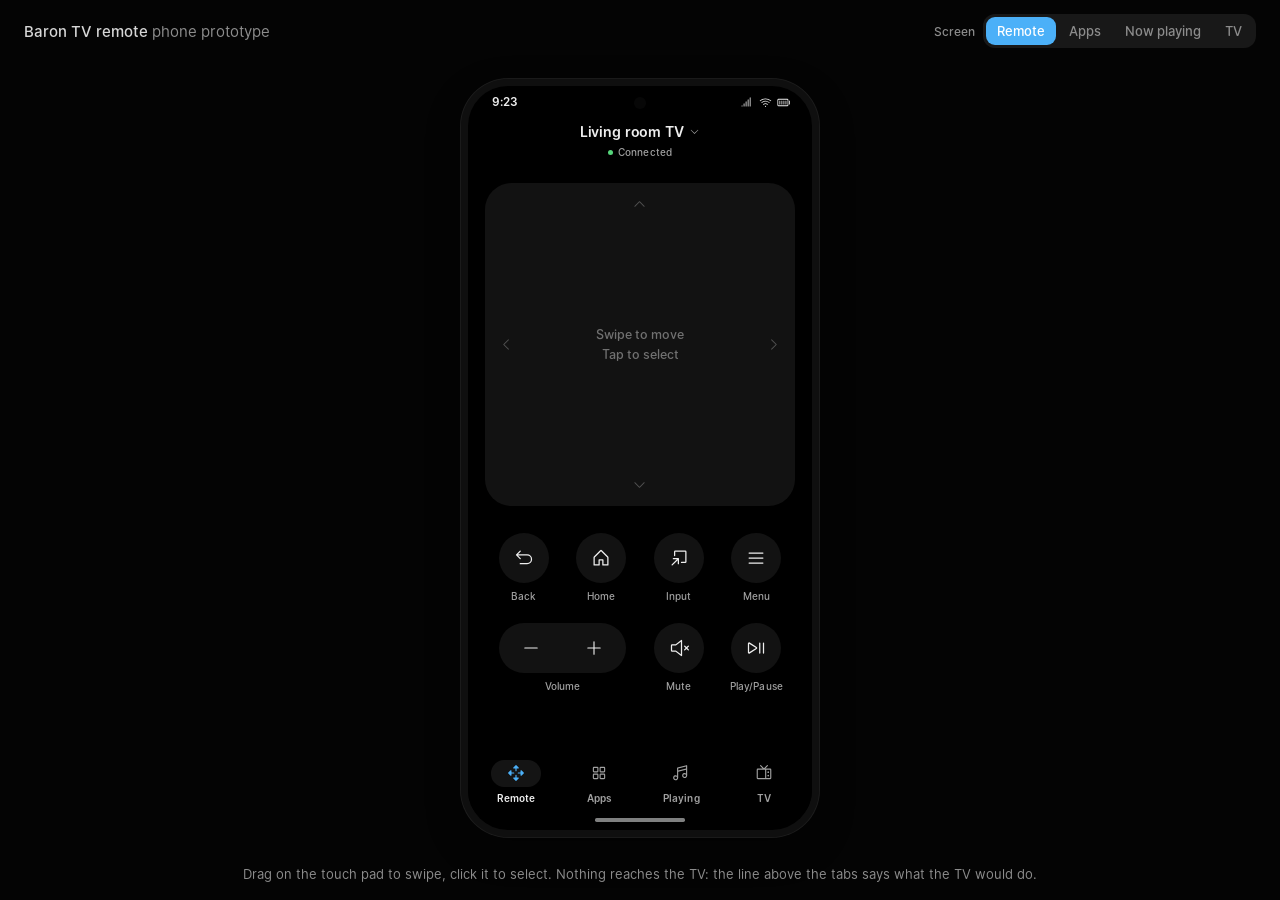
<file: prototype/phone/index.html>
<!doctype html>
<html lang="en">
<head>
  <meta charset="utf-8">
  <meta name="viewport" content="width=device-width, initial-scale=1">
  <meta name="color-scheme" content="dark">
  <title>Baron TV Remote</title>
  <link rel="icon" href="data:,">
  <link rel="stylesheet" href="phone.css">
</head>
<body>
  <header class="bar">
    <p class="bar-title">Baron TV remote <span>phone prototype</span></p>
    <div class="ctl">
      <span class="ctl-label" id="l-screen">Screen</span>
      <div class="seg" role="radiogroup" aria-labelledby="l-screen" id="screenSeg">
        <label><input type="radio" name="screen" value="remote" checked>Remote</label>
        <label><input type="radio" name="screen" value="apps">Apps</label>
        <label><input type="radio" name="screen" value="playing">Now playing</label>
        <label><input type="radio" name="screen" value="tv">TV</label>
      </div>
    </div>
  </header>

  <main class="stage">
    <div class="device" id="device">
      <div class="phone" id="phone">
        <!-- Behind everything on Now playing: the cover's colour, as on the TV. -->
        <div class="np-glow" id="npGlow" aria-hidden="true"></div>

        <!-- Android status bar, for scale. -->
        <div class="sys" aria-hidden="true">
          <span class="sys-time" id="sysTime">12:00</span>
          <span class="sys-cam"></span>
          <span class="sys-icons">
            <span class="glyph" data-icon="cell-signal-full"></span>
            <span class="glyph" data-icon="wifi-high"></span>
            <span class="glyph" data-icon="battery-full"></span>
          </span>
        </div>

        <header class="app-head">
          <button class="tv-pick" type="button" id="tvPick" aria-label="Living room TV, connected. Choose a TV">
            <span class="tv-name">Living room TV<span class="glyph" data-icon="caret-down" aria-hidden="true"></span></span>
            <span class="tv-state" aria-hidden="true"><i></i>Connected</span>
          </button>
        </header>

        <div class="views" id="views">
          <!-- Remote: a touch pad for the D-pad and OK, then the keys the TV's own remote has. -->
          <section class="view view-remote" data-view="remote" role="tabpanel" aria-label="Remote">
            <div class="pad" id="pad" tabindex="0" role="application" aria-label="Touch pad. Swipe to move, tap to select. Arrow keys and Enter work too.">
              <span class="cue cue-up" aria-hidden="true"><span class="glyph" data-icon="caret-up"></span></span>
              <span class="cue cue-down" aria-hidden="true"><span class="glyph" data-icon="caret-down"></span></span>
              <span class="cue cue-left" aria-hidden="true"><span class="glyph" data-icon="caret-left"></span></span>
              <span class="cue cue-right" aria-hidden="true"><span class="glyph" data-icon="caret-right"></span></span>
              <span class="pad-hint" id="padHint" aria-hidden="true">Swipe to move<br>Tap to select</span>
              <span class="touch" id="touch" aria-hidden="true"></span>
            </div>

            <div class="keys">
              <button class="key" type="button" data-key="back"><span class="key-face"><span class="glyph" data-icon="arrow-u-up-left" aria-hidden="true"></span></span><span class="key-label">Back</span></button>
              <button class="key" type="button" data-key="home"><span class="key-face"><span class="glyph" data-icon="house" aria-hidden="true"></span></span><span class="key-label">Home</span></button>
              <button class="key" type="button" data-key="input"><span class="key-face"><span class="glyph" data-icon="arrow-square-in" aria-hidden="true"></span></span><span class="key-label">Input</span></button>
              <button class="key" type="button" data-key="menu"><span class="key-face"><span class="glyph" data-icon="list" aria-hidden="true"></span></span><span class="key-label">Menu</span></button>

              <div class="rocker" role="group" aria-labelledby="volLabel">
                <span class="rocker-face">
                  <button class="rocker-btn" type="button" data-key="voldown" data-repeat aria-label="Volume down"><span class="glyph" data-icon="minus" aria-hidden="true"></span></button>
                  <button class="rocker-btn" type="button" data-key="volup" data-repeat aria-label="Volume up"><span class="glyph" data-icon="plus" aria-hidden="true"></span></button>
                </span>
                <span class="key-label" id="volLabel">Volume</span>
              </div>
              <button class="key" type="button" data-key="mute"><span class="key-face"><span class="glyph" data-icon="speaker-simple-x" aria-hidden="true"></span></span><span class="key-label">Mute</span></button>
              <button class="key" type="button" data-key="playpause"><span class="key-face"><span class="glyph" data-icon="play-pause" aria-hidden="true"></span></span><span class="key-label">Play/Pause</span></button>
            </div>
          </section>

          <!-- Apps: the TV's apps in its dock order; a tap opens one on the TV. -->
          <section class="view" data-view="apps" role="tabpanel" aria-labelledby="appsTitle" hidden>
            <h1 class="large-title" id="appsTitle">Apps</h1>
            <p class="lede">Tap an app to open it on the TV.</p>
            <div class="app-grid" id="appGrid"></div>
          </section>

          <!-- Now playing: Spotify on the TV, the same song the TV's island shows. -->
          <section class="view view-playing" data-view="playing" role="tabpanel" aria-label="Now playing" hidden>
            <div class="np-cover" id="npCover"><img alt="" crossorigin="anonymous" id="npArt"></div>
            <div class="np-meta">
              <p class="np-title" id="npTitle"></p>
              <p class="np-artist" id="npArtist"></p>
            </div>
            <div class="np-progress" aria-hidden="true">
              <span class="np-track"><span class="np-fill" id="npFill"></span></span>
              <p class="np-times"><span id="npAt">0:00</span><span id="npLeft">-0:00</span></p>
            </div>
            <div class="np-ctls">
              <button class="np-btn" type="button" data-act="prev" aria-label="Previous song"><span class="glyph" data-icon="skip-back" data-weight="fill" aria-hidden="true"></span></button>
              <button class="np-btn np-play" type="button" data-act="toggle" aria-label="Pause" id="npToggle"><span class="glyph" data-icon="pause" data-weight="fill" aria-hidden="true"></span></button>
              <button class="np-btn" type="button" data-act="next" aria-label="Next song"><span class="glyph" data-icon="skip-forward" data-weight="fill" aria-hidden="true"></span></button>
            </div>
            <div class="np-volume" id="npVolume" role="slider" tabindex="0" aria-label="TV volume" aria-valuemin="0" aria-valuemax="100" aria-valuenow="40">
              <span class="glyph" data-icon="speaker-simple-low" aria-hidden="true"></span>
              <span class="vol-track" aria-hidden="true"><span class="vol-fill" id="volFill"></span></span>
              <span class="glyph" data-icon="speaker-simple-high" aria-hidden="true"></span>
            </div>
            <p class="np-source"><span class="glyph" data-icon="spotify-logo" data-weight="fill" aria-hidden="true"></span>Spotify on Living room TV</p>
          </section>

          <!-- TV: inputs, shortcuts into the TV's menus, and how the home screen looks. -->
          <section class="view view-tv" data-view="tv" role="tabpanel" aria-labelledby="tvTitle" hidden>
            <h1 class="large-title" id="tvTitle">TV</h1>

            <section class="group" aria-labelledby="inputsTitle">
              <h2 class="group-title" id="inputsTitle">Inputs</h2>
              <div class="tiles" id="inputTiles"></div>
            </section>

            <section class="group" aria-labelledby="shortcutsTitle">
              <h2 class="group-title" id="shortcutsTitle">Shortcuts</h2>
              <div class="tiles" id="shortcutTiles"></div>
            </section>

            <section class="group" aria-labelledby="homeTitle">
              <h2 class="group-title" id="homeTitle">Customise home</h2>
              <div class="card">
                <p class="card-head">Dock order</p>
                <p class="card-sub">Drag to change the order on the TV.</p>
                <ol class="dock-list" id="dockList"></ol>
              </div>
              <p class="foot">Changes show on the TV straight away.</p>
            </section>
          </section>
        </div>

        <p class="status" id="status" role="status" aria-live="polite"></p>

        <nav class="tabs" role="tablist" aria-label="Sections">
          <button class="tab" type="button" role="tab" data-tab="remote" aria-selected="true"><span class="tab-icon"><span class="glyph" data-icon="arrows-out-cardinal" aria-hidden="true"></span></span><span class="tab-label">Remote</span></button>
          <button class="tab" type="button" role="tab" data-tab="apps" aria-selected="false" tabindex="-1"><span class="tab-icon"><span class="glyph" data-icon="squares-four" aria-hidden="true"></span></span><span class="tab-label">Apps</span></button>
          <button class="tab" type="button" role="tab" data-tab="playing" aria-selected="false" tabindex="-1"><span class="tab-icon"><span class="glyph" data-icon="music-notes" aria-hidden="true"></span></span><span class="tab-label">Playing</span></button>
          <button class="tab" type="button" role="tab" data-tab="tv" aria-selected="false" tabindex="-1"><span class="tab-icon"><span class="glyph" data-icon="television" aria-hidden="true"></span></span><span class="tab-label">TV</span></button>
        </nav>
        <span class="handle" aria-hidden="true"></span>
      </div>
    </div>
  </main>

  <p class="hint">Drag on the touch pad to swipe, click it to select. Nothing reaches the TV: the line above the tabs says what the TV would do.</p>

  <script src="phone.js"></script>
</body>
</html>
</file>
<file: prototype/phone/phone.css>
/* Baron TV remote, phone prototype. A 412x892 Android screen: one CSS pixel here is one dp. Same
   language as the TV: black, Open Runde, Phosphor, trays as a veil of white, one sky-blue accent. */

@font-face {
  font-family: "Open Runde";
  src: url("../assets/fonts/open-runde/OpenRunde-Regular.woff2") format("woff2");
  font-weight: 400;
  font-display: block;
}

@font-face {
  font-family: "Open Runde";
  src: url("../assets/fonts/open-runde/OpenRunde-Medium.woff2") format("woff2");
  font-weight: 500;
  font-display: block;
}

@font-face {
  font-family: "Open Runde";
  src: url("../assets/fonts/open-runde/OpenRunde-Semibold.woff2") format("woff2");
  font-weight: 600;
  font-display: block;
}

@font-face {
  font-family: "Open Runde";
  src: url("../assets/fonts/open-runde/OpenRunde-Bold.woff2") format("woff2");
  font-weight: 700;
  font-display: block;
}

/* The Now playing glow morphs from one cover's colour to the next instead of blinking. */
@property --np-1 {
  syntax: "<color>";
  inherits: false;
  initial-value: oklch(0% 0 none / 0);
}

@property --np-2 {
  syntax: "<color>";
  inherits: false;
  initial-value: oklch(0% 0 none / 0);
}

*,
*::before,
*::after {
  box-sizing: border-box;
  min-width: 0;
}

:root {
  color-scheme: dark;
  text-wrap: pretty;
  overflow-wrap: break-word;
  font-synthesis: none;
  -webkit-font-smoothing: antialiased;
  -moz-osx-font-smoothing: grayscale;
  -webkit-text-size-adjust: 100%;
  -webkit-tap-highlight-color: transparent;

  --ease-out: cubic-bezier(0.23, 1, 0.32, 1);
  --ease-sheet: cubic-bezier(0.32, 0.72, 0, 1);

  --accent: oklch(73% 0.14 243);
  /* Keyboard focus: the accent, quieted, so a ring marks the spot without glowing. */
  --ring: oklch(73% 0.14 243 / 0.6);

  /* Prototype chrome around the phone, as on the TV prototype. */
  --page: oklch(11% 0 none);
  --tray: oklch(21% 0 none);
  --chrome-text: oklch(88% 0 none);
  --chrome-text-2: oklch(64% 0 none);
}

body {
  margin: 0;
  min-height: 100svh;
  display: flex;
  flex-direction: column;
  background: var(--page);
  color: var(--chrome-text);
  font-family: "Open Runde", system-ui, sans-serif;
}

p,
h1,
h2,
ol {
  margin: 0;
  padding: 0;
}

ol {
  list-style: none;
}

button {
  padding: 0;
  border: 0;
  background: none;
  color: inherit;
  font: inherit;
  text-align: inherit;
  cursor: pointer;
  touch-action: manipulation;
  user-select: none;
  -webkit-user-select: none;
}

img {
  display: block;
  max-width: 100%;
}

/* A Phosphor icon in the text colour: the SVG is a mask. */
.glyph {
  flex: none;
  display: block;
  inline-size: 20px;
  block-size: 20px;
  background: currentColor;
  -webkit-mask: var(--src) center / contain no-repeat;
  mask: var(--src) center / contain no-repeat;
}

/* ---- Prototype chrome ------------------------------------------------------------------------ */

.bar {
  display: flex;
  flex-wrap: wrap;
  align-items: center;
  justify-content: space-between;
  gap: 12px 24px;
  padding-block: 14px;
  padding-inline: 24px;
}

.bar-title {
  font-size: 15px;
  font-weight: 500;
}

.bar-title span {
  color: var(--chrome-text-2);
  font-weight: 400;
}

.ctl {
  display: flex;
  align-items: center;
  gap: 8px;
}

.ctl-label {
  color: var(--chrome-text-2);
  font-size: 12px;
  font-weight: 500;
}

.seg {
  display: flex;
  gap: 2px;
  padding: 3px;
  border-radius: 12px;
  corner-shape: squircle;
  background: var(--tray);
}

.seg label {
  position: relative;
  display: inline-flex;
  align-items: center;
  block-size: 28px;
  padding-inline: 11px;
  border-radius: 9px;
  corner-shape: squircle;
  color: var(--chrome-text-2);
  font-size: 13px;
  font-weight: 500;
  cursor: pointer;
  user-select: none;
  -webkit-user-select: none;
}

.seg input {
  position: absolute;
  inset: 0;
  margin: 0;
  opacity: 0;
  cursor: pointer;
}

.seg label:has(input:checked) {
  background: var(--accent);
  color: oklch(100% 0 none);
}

.seg label:has(input:focus-visible) {
  outline: 2px solid var(--accent);
  outline-offset: 2px;
}

@media (hover: hover) and (pointer: fine) {
  .seg label:hover:not(:has(input:checked)) {
    color: var(--chrome-text);
  }
}

.stage {
  flex: 1;
  display: grid;
  place-items: center;
  padding-inline: 24px;
}

.hint {
  padding-block: 12px 18px;
  color: var(--chrome-text-2);
  font-size: 13px;
  text-align: center;
}

/* The handset: a thin bezel around a 412x892 screen, scaled to fit the window. */
.device {
  zoom: var(--fit, 1);
  padding: 10px;
  border-radius: 58px;
  corner-shape: squircle;
  background: oklch(17% 0 none);
  box-shadow:
    inset 0 0 0 1px oklch(100% 0 none / 0.06),
    0 16px 40px oklch(0% 0 none / 0.35);
}

/* ---- The phone screen ------------------------------------------------------------------------ */

.phone {
  /* Surfaces: black, with trays as a veil of white. */
  --bg: oklch(0% 0 none);
  --veil: oklch(100% 0 none / 0.07);
  --veil-2: oklch(100% 0 none / 0.13);
  --veil-3: oklch(100% 0 none / 0.2);
  --line: oklch(100% 0 none / 0.08);
  --fill: oklch(21.8% 0.004 286);
  --panel: oklch(27.5% 0 none);
  --text: oklch(95% 0 none);
  --text-2: oklch(71% 0 none);
  --text-3: oklch(55% 0 none);
  --live: oklch(78% 0.17 150);
  --spotify: oklch(74% 0.19 150);

  /* Type: five sizes, each with its weight, leading and tracking. Tracking tightens as the size
     grows and opens a touch below 13. */
  --t-large: 700 28px / 34px "Open Runde", system-ui, sans-serif;
  --t-title: 600 22px / 28px "Open Runde", system-ui, sans-serif;
  --t-headline: 600 17px / 22px "Open Runde", system-ui, sans-serif;
  --t-body: 500 15px / 20px "Open Runde", system-ui, sans-serif;
  --t-caption: 500 12px / 16px "Open Runde", system-ui, sans-serif;

  /* Spacing on a 4 and 8 grid. */
  --s-1: 4px;
  --s-2: 8px;
  --s-3: 12px;
  --s-4: 16px;
  --s-5: 20px;
  --s-6: 24px;
  --s-7: 28px;
  --s-8: 32px;
  --s-10: 40px;

  --edge: var(--s-5);

  position: relative;
  display: grid;
  grid-template-rows: auto auto 1fr auto auto;
  inline-size: 412px;
  block-size: 892px;
  overflow: clip;
  border-radius: 48px;
  corner-shape: squircle;
  background: var(--bg);
  color: var(--text);
  font: var(--t-body);
}

/* Everything sits above the Now playing glow. */
.sys,
.app-head,
.views,
.tabs,
.handle {
  position: relative;
  z-index: 1;
}

/* The cover's colour behind the whole screen on Now playing, rising from behind the cover and gone
   by the controls; it morphs from one cover to the next and fades away on the other tabs. */
.np-glow {
  position: absolute;
  inset-block-start: 0;
  inset-inline: 0;
  z-index: 0;
  block-size: 700px;
  background: radial-gradient(95% 58% at 50% 34%, var(--np-1), var(--np-2) 55%, oklch(0% 0 none / 0) 100%);
  opacity: 0;
  pointer-events: none;
  transition:
    opacity 400ms var(--ease-out),
    --np-1 700ms var(--ease-out),
    --np-2 700ms var(--ease-out);
}

.phone[data-tab="playing"] .np-glow {
  opacity: 1;
}

/* Status bar */

.sys {
  display: flex;
  align-items: center;
  justify-content: space-between;
  block-size: 40px;
  padding-inline: 28px 26px;
  font-size: 14px;
  font-weight: 600;
  font-variant-numeric: tabular-nums;
}

.sys-cam {
  position: absolute;
  inset-block-start: 13px;
  inset-inline-start: calc(50% - 7px);
  inline-size: 14px;
  block-size: 14px;
  border-radius: 50%;
  background: oklch(13% 0 none);
}

.sys-icons {
  display: flex;
  align-items: center;
  gap: 6px;
}

.sys-icons .glyph {
  inline-size: 16px;
  block-size: 16px;
}

/* Which TV, and whether it's reachable */

.app-head {
  display: grid;
  justify-items: center;
  padding-block: var(--s-1) var(--s-3);
}

.tv-pick {
  display: grid;
  justify-items: center;
  gap: 2px;
  min-block-size: 48px;
  padding-inline: var(--s-4);
  border-radius: 16px;
  text-align: center;
}

.tv-name {
  display: inline-flex;
  align-items: center;
  gap: 6px;
  font: var(--t-headline);
  letter-spacing: -0.01em;
}

.tv-name .glyph {
  inline-size: 14px;
  block-size: 14px;
  color: var(--text-2);
}

.tv-state {
  display: inline-flex;
  align-items: center;
  gap: 6px;
  color: var(--text-2);
  font: var(--t-caption);
  letter-spacing: 0.01em;
}

.tv-state i {
  inline-size: 6px;
  block-size: 6px;
  border-radius: 50%;
  background: var(--live);
}

.tv-pick:active {
  background: var(--veil);
}

.tv-pick:focus-visible {
  outline: 2px solid var(--ring);
  outline-offset: 2px;
}

/* Scrolling area between the header and the tabs; content fades out under both edges. */

.views {
  overflow-y: auto;
  scrollbar-width: none;
  padding-block: var(--s-2) var(--s-8);
  padding-inline: var(--edge);
  -webkit-mask: linear-gradient(to bottom, transparent, #000 var(--s-3), #000 calc(100% - var(--s-6)), transparent);
  mask: linear-gradient(to bottom, transparent, #000 var(--s-3), #000 calc(100% - var(--s-6)), transparent);
}

.views::-webkit-scrollbar {
  display: none;
}

.view[hidden] {
  display: none;
}

.large-title {
  margin-block-start: var(--s-2);
  font: var(--t-large);
  letter-spacing: -0.022em;
}

.lede {
  margin-block-start: var(--s-1);
  color: var(--text-2);
  font: var(--t-body);
}

/* ---- Remote ----------------------------------------------------------------------------------- */

/* The pad takes whatever height the keys leave, and the bottom keeps clear of the status line. */
.view-remote {
  display: grid;
  grid-template-rows: minmax(280px, 1fr) auto;
  gap: var(--s-8);
  block-size: 100%;
  padding-block: var(--s-1) var(--s-10);
}

.pad {
  position: relative;
  overflow: clip;
  border-radius: 32px;
  corner-shape: squircle;
  background: var(--veil);
  cursor: default;
  touch-action: none;
  outline: none;
}

.pad.pressed {
  background: oklch(100% 0 none / 0.09);
}

.pad:focus-visible {
  box-shadow: inset 0 0 0 1.5px var(--ring);
}

/* Four small chevrons say the pad has directions; each brightens when its step is sent. */
.cue {
  position: absolute;
  display: grid;
  place-items: center;
  inline-size: 28px;
  block-size: 28px;
  color: var(--text);
  opacity: 0.28;
  pointer-events: none;
}

.cue-up {
  inset-block-start: var(--s-3);
  inset-inline-start: calc(50% - 14px);
}

.cue-down {
  inset-block-end: var(--s-3);
  inset-inline-start: calc(50% - 14px);
}

.cue-left {
  inset-block-start: calc(50% - 14px);
  inset-inline-start: var(--s-3);
}

.cue-right {
  inset-block-start: calc(50% - 14px);
  inset-inline-end: var(--s-3);
}

.cue .glyph {
  inline-size: 18px;
  block-size: 18px;
}

.pad-hint {
  position: absolute;
  inset: 0;
  display: grid;
  place-content: center;
  color: var(--text-3);
  font: var(--t-body);
  text-align: center;
  line-height: 24px;
  pointer-events: none;
  transition: opacity 300ms var(--ease-out);
}

.pad-hint.gone {
  opacity: 0;
}

/* A soft light under the finger, glued to it. */
.touch {
  position: absolute;
  inset-block-start: 0;
  inset-inline-start: 0;
  inline-size: 132px;
  block-size: 132px;
  margin-block-start: -66px;
  margin-inline-start: -66px;
  border-radius: 50%;
  background: radial-gradient(closest-side, oklch(100% 0 none / 0.09), oklch(100% 0 none / 0.03) 55%, oklch(100% 0 none / 0));
  opacity: 0;
  pointer-events: none;
  transition: opacity 220ms var(--ease-out);
}

.touch.on {
  opacity: 1;
  transition-duration: 60ms;
}

.ripple {
  position: absolute;
  inset-block-start: 0;
  inset-inline-start: 0;
  inline-size: 92px;
  block-size: 92px;
  margin-block-start: -46px;
  margin-inline-start: -46px;
  border-radius: 50%;
  box-shadow: inset 0 0 0 1px oklch(100% 0 none / 0.4);
  pointer-events: none;
}

.keys {
  display: grid;
  grid-template-columns: repeat(4, 1fr);
  row-gap: var(--s-6);
  justify-items: center;
}

.key {
  display: grid;
  justify-items: center;
  gap: var(--s-2);
}

.key-face {
  display: grid;
  place-items: center;
  inline-size: 60px;
  block-size: 60px;
  border-radius: 50%;
  background: var(--veil);
}

.key-face .glyph {
  inline-size: 24px;
  block-size: 24px;
}

.key-label {
  color: var(--text-2);
  font: var(--t-caption);
  letter-spacing: 0.01em;
}

.key:active .key-face {
  scale: 0.95;
  background: var(--veil-2);
}

.key:focus-visible {
  outline: none;
}

.key:focus-visible .key-face,
.rocker-btn:focus-visible {
  outline: 2px solid var(--ring);
  outline-offset: 2px;
}

/* Volume: one pill across two columns, its ends lined up with the round keys above. */
.rocker {
  grid-column: span 2;
  justify-self: stretch;
  display: grid;
  justify-items: center;
  gap: var(--s-2);
  padding-inline: calc(25% - 30px);
}

.rocker-face {
  display: grid;
  grid-template-columns: 1fr 1fr;
  inline-size: 100%;
  block-size: 60px;
  overflow: clip;
  border-radius: 30px;
  background: var(--veil);
}

.rocker-btn {
  display: grid;
  place-items: center;
}

.rocker-btn .glyph {
  inline-size: 22px;
  block-size: 22px;
}

.rocker-btn:active {
  background: var(--veil-2);
}

.rocker-btn:active .glyph {
  scale: 0.9;
}

/* ---- Apps ------------------------------------------------------------------------------------- */

.app-grid {
  display: grid;
  grid-template-columns: 1fr 1fr;
  gap: var(--s-6) var(--s-4);
  margin-block: var(--s-6) var(--s-10);
}

.app-tile {
  display: grid;
  align-content: start;
  gap: var(--s-2);
}

.app-card {
  position: relative;
  display: block;
  aspect-ratio: 16 / 9;
  overflow: clip;
  border-radius: 16px;
  corner-shape: squircle;
  background: var(--fill);
}

/* A hairline round every piece of artwork, so a black banner (Netflix) still reads as a card. */
.app-card::after,
.dock-thumb::after,
.np-cover::after {
  content: "";
  position: absolute;
  inset: 0;
  border-radius: inherit;
  corner-shape: inherit;
  box-shadow: inset 0 0 0 1px oklch(100% 0 none / 0.1);
  pointer-events: none;
}

.app-card img {
  inline-size: 100%;
  block-size: 100%;
  object-fit: cover;
}

.app-name {
  padding-inline: 2px;
  font: var(--t-body);
}

.app-note {
  margin-block-start: -6px;
  padding-inline: 2px;
  color: var(--text-3);
  font: var(--t-caption);
  letter-spacing: 0.01em;
}

.app-tile:active .app-card {
  scale: 0.97;
}

.app-tile:focus-visible {
  outline: none;
}

.app-tile:focus-visible .app-card {
  outline: 2px solid var(--ring);
  outline-offset: 3px;
}

/* ---- Now playing ------------------------------------------------------------------------------ */

.view-playing {
  display: grid;
  align-content: center;
  justify-items: center;
  min-block-size: 100%;
  padding-block-start: var(--s-1);
}

.np-cover {
  position: relative;
  inline-size: 312px;
  aspect-ratio: 1;
  overflow: clip;
  border-radius: 20px;
  corner-shape: squircle;
  background: var(--fill);
  box-shadow: 0 14px 32px oklch(0% 0 none / 0.32);
  transition:
    scale 520ms var(--ease-sheet),
    box-shadow 520ms var(--ease-sheet);
}

.np-cover img {
  inline-size: 100%;
  block-size: 100%;
  object-fit: cover;
}

/* Paused, the cover settles back a little, as the music app on the phone does. */
.view-playing[data-paused] .np-cover {
  scale: 0.86;
  box-shadow: 0 6px 16px oklch(0% 0 none / 0.24);
}

.np-meta {
  inline-size: 312px;
  margin-block-start: var(--s-7);
}

.np-title {
  overflow: clip;
  font: var(--t-title);
  letter-spacing: -0.017em;
  white-space: nowrap;
  text-overflow: ellipsis;
}

.np-artist {
  margin-block-start: 2px;
  overflow: clip;
  color: var(--text-2);
  font: var(--t-body);
  font-size: 16px;
  white-space: nowrap;
  text-overflow: ellipsis;
}

.np-progress {
  inline-size: 312px;
  margin-block-start: var(--s-5);
}

.np-track {
  display: block;
  block-size: 4px;
  overflow: clip;
  border-radius: 2px;
  background: var(--veil-3);
}

.np-fill {
  display: block;
  block-size: 100%;
  background: var(--text);
  transform-origin: left;
  scale: 0 1;
  transition: scale 1000ms linear;
}

.np-times {
  display: flex;
  justify-content: space-between;
  margin-block-start: var(--s-2);
  color: var(--text-2);
  font: var(--t-caption);
  letter-spacing: 0.01em;
  font-variant-numeric: tabular-nums;
}

.np-ctls {
  display: flex;
  align-items: center;
  justify-content: space-between;
  inline-size: 312px;
  margin-block-start: var(--s-3);
  padding-inline: var(--s-6);
}

.np-btn {
  display: grid;
  place-items: center;
  inline-size: 56px;
  block-size: 56px;
  border-radius: 50%;
}

.np-btn .glyph {
  inline-size: 30px;
  block-size: 30px;
}

.np-play {
  inline-size: 72px;
  block-size: 72px;
  background: var(--text);
  color: oklch(0% 0 none);
}

.np-btn:active {
  scale: 0.94;
  background: var(--veil);
}

.np-play:active {
  scale: 0.95;
  background: oklch(88% 0 none);
}

.np-btn:focus-visible {
  outline: 2px solid var(--ring);
  outline-offset: 3px;
}

/* TV volume: a thin track with no knob; it thickens while held and follows the finger from where
   it started, so a touch never makes the volume jump. */
.np-volume {
  display: grid;
  grid-template-columns: auto 1fr auto;
  align-items: center;
  gap: var(--s-3);
  inline-size: 312px;
  block-size: 44px;
  margin-block-start: var(--s-4);
  color: var(--text-2);
  cursor: default;
  touch-action: none;
  outline: none;
}

.np-volume .glyph {
  inline-size: 18px;
  block-size: 18px;
}

.vol-track {
  display: block;
  block-size: 6px;
  overflow: clip;
  border-radius: 3px;
  background: var(--veil-3);
  transition: block-size 200ms var(--ease-out);
}

.np-volume.held .vol-track {
  block-size: 10px;
  border-radius: 5px;
}

.vol-fill {
  display: block;
  block-size: 100%;
  background: var(--text);
  transform-origin: left;
  scale: 0.4 1;
}

.np-volume:focus-visible .vol-track {
  outline: 2px solid var(--ring);
  outline-offset: 4px;
}

.np-source {
  display: inline-flex;
  align-items: center;
  gap: var(--s-2);
  margin-block-start: var(--s-5);
  color: var(--text-2);
  font: var(--t-caption);
  font-size: 13px;
  letter-spacing: 0;
}

.np-source .glyph {
  inline-size: 16px;
  block-size: 16px;
  color: var(--spotify);
}

/* ---- TV --------------------------------------------------------------------------------------- */

.group {
  margin-block-start: var(--s-7);
}

.group-title {
  margin-block-end: var(--s-3);
  font: var(--t-headline);
  letter-spacing: -0.01em;
}

.tiles {
  display: grid;
  grid-template-columns: repeat(3, 1fr);
  gap: var(--s-3);
}

.tile {
  display: grid;
  align-content: space-between;
  justify-items: start;
  gap: var(--s-3);
  min-block-size: 96px;
  padding: 14px;
  border-radius: 20px;
  corner-shape: squircle;
  background: var(--veil);
}

.tile .glyph {
  inline-size: 24px;
  block-size: 24px;
}

.tile-name {
  display: block;
  font: var(--t-body);
  font-weight: 600;
}

.tile-state {
  display: block;
  margin-block-start: 2px;
  color: var(--text-2);
  font: var(--t-caption);
  letter-spacing: 0.01em;
}

/* An input with nothing plugged in reads quieter. */
.tile[data-idle] .glyph,
.tile[data-idle] .tile-state {
  color: var(--text-3);
}

.tile:active {
  scale: 0.97;
  background: var(--veil-2);
}

.tile:focus-visible {
  outline: 2px solid var(--ring);
  outline-offset: 2px;
}

.card {
  margin-block-start: var(--s-3);
  padding: var(--s-4);
  border-radius: 22px;
  corner-shape: squircle;
  background: var(--veil);
}

.card:first-of-type {
  margin-block-start: 0;
}

.card-head {
  font: var(--t-body);
  font-weight: 600;
}

.card-sub {
  margin-block-start: 2px;
  color: var(--text-2);
  font: var(--t-caption);
  font-size: 13px;
  letter-spacing: 0;
}

.dock-list {
  position: relative;
  margin-block-start: var(--s-2);
  margin-inline: calc(var(--s-2) * -1);
}

.dock-row {
  position: relative;
  display: grid;
  grid-template-columns: 64px 1fr 44px;
  align-items: center;
  gap: var(--s-3);
  block-size: 56px;
  padding-inline: var(--s-2) 0;
  border-radius: 14px;
  transition:
    translate 200ms var(--ease-out),
    scale 200ms var(--ease-out),
    box-shadow 200ms var(--ease-out),
    background-color 200ms var(--ease-out);
}

/* A hairline between rows, starting under the names. */
.dock-row + .dock-row::before {
  content: "";
  position: absolute;
  inset-block-start: 0;
  inset-inline: 84px var(--s-2);
  block-size: 1px;
  background: var(--line);
}

.dock-thumb {
  position: relative;
  display: block;
  inline-size: 64px;
  block-size: 36px;
  overflow: clip;
  border-radius: 8px;
  background: var(--fill);
}

.dock-thumb img {
  inline-size: 100%;
  block-size: 100%;
  object-fit: cover;
}

.dock-name {
  overflow: clip;
  white-space: nowrap;
  text-overflow: ellipsis;
}

.dock-handle {
  display: grid;
  place-items: center;
  inline-size: 44px;
  block-size: 44px;
  border-radius: 12px;
  color: var(--text-2);
  cursor: grab;
  touch-action: none;
}

.dock-handle:focus-visible {
  outline: 2px solid var(--ring);
  outline-offset: -2px;
}

/* The row being dragged floats above the others; its position follows the finger with no lag. */
.dock-row.lifted {
  z-index: 2;
  background: oklch(22% 0 none);
  box-shadow: 0 6px 16px oklch(0% 0 none / 0.3);
  scale: 1.015;
  transition:
    scale 200ms var(--ease-out),
    box-shadow 200ms var(--ease-out);
}

.dock-row.lifted::before,
.dock-row.lifted + .dock-row::before {
  opacity: 0;
}

.dock-row.lifted .dock-handle {
  cursor: grabbing;
  color: var(--text);
}

.view-tv {
  padding-block-end: var(--s-10);
}

.foot {
  margin-block-start: var(--s-3);
  padding-inline: var(--s-1);
  color: var(--text-3);
  font: var(--t-caption);
  letter-spacing: 0.01em;
}

/* ---- What the TV would do --------------------------------------------------------------------- */

.status {
  position: absolute;
  inset-inline: 0;
  inset-block-end: 112px;
  z-index: 5;
  inline-size: fit-content;
  max-inline-size: calc(100% - 48px);
  margin-inline: auto;
  padding-block: 9px;
  padding-inline: var(--s-4);
  border-radius: 999px;
  background: var(--panel);
  color: var(--text);
  font: var(--t-body);
  font-size: 14px;
  white-space: nowrap;
  opacity: 0;
  translate: 0 6px;
  pointer-events: none;
  transition:
    opacity 180ms var(--ease-out),
    translate 180ms var(--ease-out);
}

.status.show {
  opacity: 1;
  translate: 0 0;
}

/* ---- Tabs ------------------------------------------------------------------------------------- */

.tabs {
  display: grid;
  grid-template-columns: repeat(4, 1fr);
  padding-block: var(--s-2) var(--s-1);
  padding-inline: var(--s-2);
  background: var(--bg);
}

.tab {
  display: grid;
  justify-items: center;
  gap: var(--s-1);
  min-block-size: 56px;
  color: var(--text-2);
}

.tab-icon {
  display: grid;
  place-items: center;
  inline-size: 60px;
  block-size: 32px;
  border-radius: 16px;
  transition:
    background-color 200ms var(--ease-out),
    scale 160ms var(--ease-out);
}

.tab-icon .glyph {
  inline-size: 22px;
  block-size: 22px;
}

.tab-label {
  font: var(--t-caption);
  font-weight: 600;
  letter-spacing: 0.01em;
}

.tab[aria-selected="true"] {
  color: var(--text);
}

.tab[aria-selected="true"] .tab-icon {
  background: oklch(100% 0 none / 0.08);
  color: var(--accent);
}

.tab:active .tab-icon {
  scale: 0.94;
}

.tab:focus-visible {
  outline: none;
}

.tab:focus-visible .tab-icon {
  outline: 2px solid var(--ring);
  outline-offset: 2px;
}

/* Android's gesture bar. */
.handle {
  display: grid;
  place-items: center;
  block-size: 24px;
}

.handle::after {
  content: "";
  inline-size: 108px;
  block-size: 4px;
  border-radius: 2px;
  background: oklch(100% 0 none / 0.5);
}

/* ---- Motion ----------------------------------------------------------------------------------- */

@media (prefers-reduced-motion: no-preference) {
  .key-face,
  .app-card,
  .tile,
  .np-btn,
  .tv-pick {
    transition:
      scale 160ms var(--ease-out),
      background-color 160ms var(--ease-out);
  }

  .pad {
    transition: background-color 200ms var(--ease-out);
  }
}

@media (prefers-reduced-motion: reduce) {
  .status,
  .status.show {
    translate: 0 0;
  }

  .np-cover,
  .dock-row {
    transition: none;
  }

  .view-playing[data-paused] .np-cover {
    scale: 1;
  }
}
</file>
